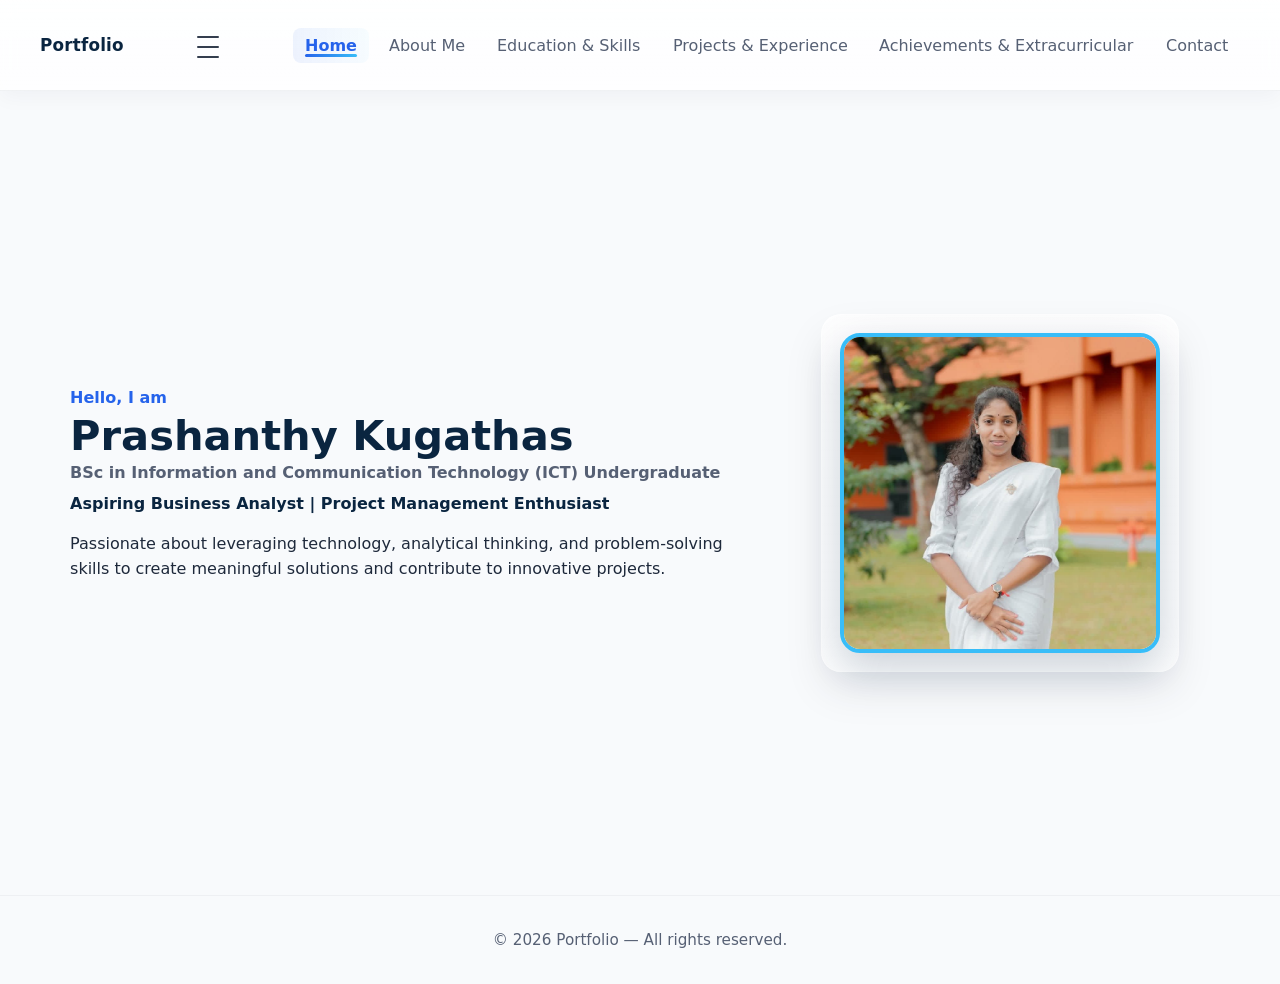
<file: index.html>
<!doctype html>
<html lang="en">
<head>
  <meta charset="utf-8">
  <meta name="viewport" content="width=device-width, initial-scale=1">
  <title>Home - Portfolio</title>
  <link rel="stylesheet" href="style.css">
</head>
<body class="page-home">
  <header class="site-header">
    <div class="container header-inner">
      <a class="logo" href="index.html">Portfolio</a>
      <button class="nav-toggle" aria-label="Open navigation">
        <span></span>
        <span></span>
        <span></span>
      </button>
      <nav class="nav" aria-label="Main navigation">
        <ul>
          <li><a class="active" href="index.html">Home</a></li>
          <li><a href="about.html">About Me</a></li>
          <li><a href="education.html">Education &amp; Skills</a></li>
          <li><a href="projects.html">Projects &amp; Experience</a></li>
          <li><a href="achievements.html">Achievements &amp; Extracurricular</a></li>
          <li><a href="contact.html">Contact</a></li>
        </ul>
      </nav>
    </div>
  </header>

  <main>
    <section class="home-hero">
      <div class="container hero-grid">
        <div class="hero-left reveal">
          <p class="eyebrow">Hello, I am</p>
          <h1 class="hero-name">Prashanthy Kugathas</h1>
          <p class="hero-subtitle">BSc in Information and Communication Technology (ICT) Undergraduate</p>
          <p class="hero-tagline">Aspiring Business Analyst | Project Management Enthusiast</p>
          <p class="hero-intro">Passionate about leveraging technology, analytical thinking, and problem-solving skills to create meaningful solutions and contribute to innovative projects.</p>
        </div>

        <div class="hero-right reveal">
          <div class="profile-plate">
            <div class="photo-frame">
                <img src="Assets/images/professional.jpeg" alt="Prashanthy Kugathas">
            </div>
        </div>
      </div>
    </section>
  </main>

  <footer class="site-footer">
    <div class="container footer-inner">
      <p>&copy; <span id="year"></span> Portfolio — All rights reserved.</p>
    </div>
  </footer>

  <script defer src="script.js"></script>
</body>
</html>
</file>
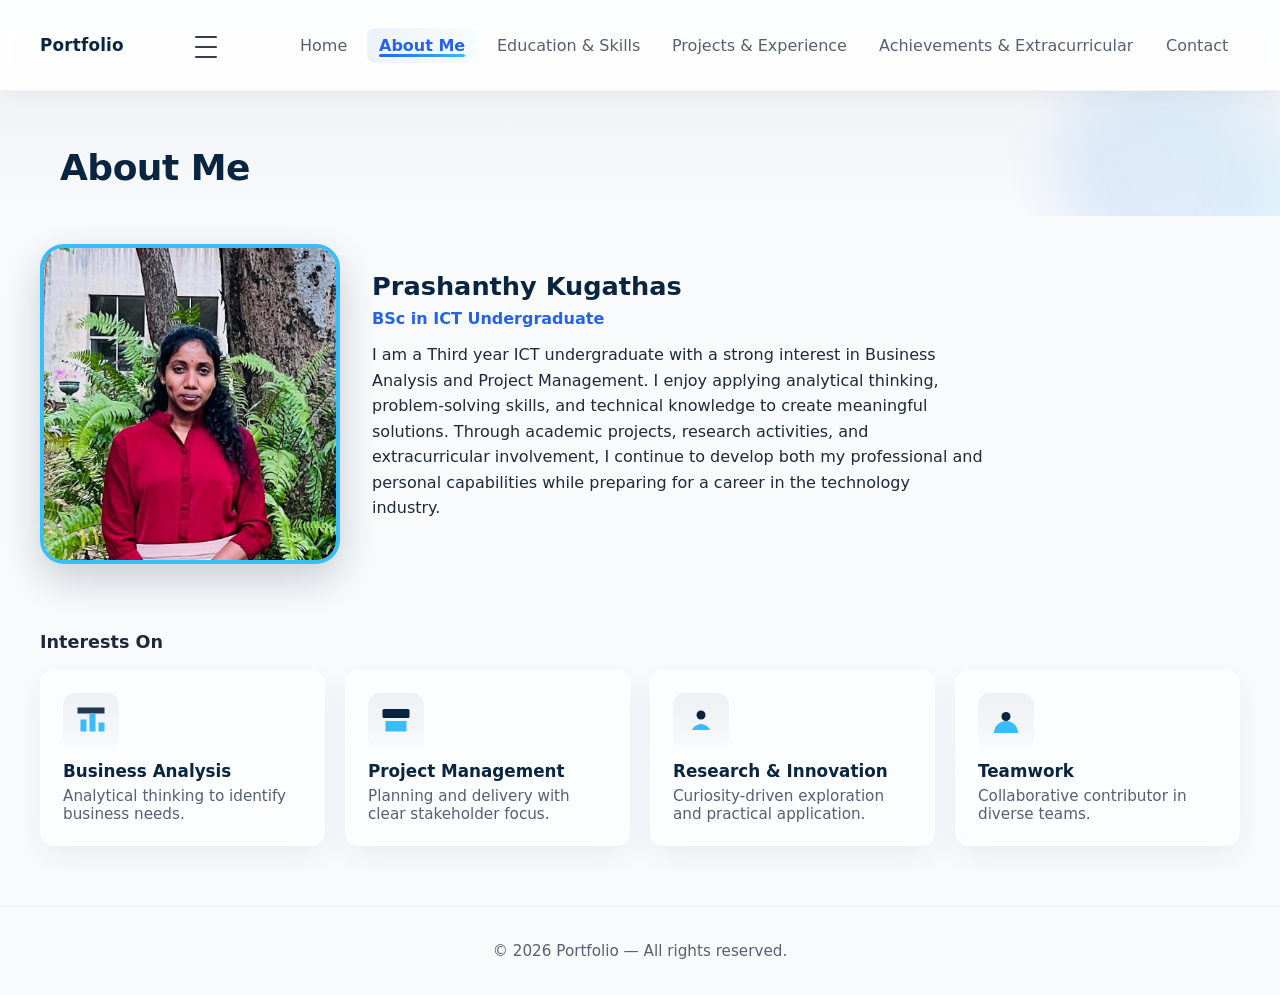
<file: about.html>
<!doctype html>
<html lang="en">
<head>
  <meta charset="utf-8">
  <meta name="viewport" content="width=device-width, initial-scale=1">
  <title>About Me - Portfolio</title>
  <link rel="stylesheet" href="style.css">
</head>
<body class="page-about">
  <header class="site-header">
    <div class="container header-inner">
      <a class="logo" href="index.html">Portfolio</a>
      <button class="nav-toggle" aria-label="Open navigation">
        <span></span>
        <span></span>
        <span></span>
      </button>
      <nav class="nav" aria-label="Main navigation">
        <ul>
          <li><a href="index.html">Home</a></li>
          <li><a class="active" href="about.html">About Me</a></li>
          <li><a href="education.html">Education &amp; Skills</a></li>
          <li><a href="projects.html">Projects &amp; Experience</a></li>
          <li><a href="achievements.html">Achievements &amp; Extracurricular</a></li>
          <li><a href="contact.html">Contact</a></li>
        </ul>
      </nav>
    </div>
  </header>

  <main>
    <section class="page-hero">
      <div class="container hero-inner">
        <div class="hero-text reveal">
          <h1>About Me</h1>
        </div>
        <div class="hero-visual" aria-hidden="true">
          <span class="shape shape-1"></span>
          <span class="shape shape-2"></span>
        </div>
      </div>
    </section>

    <section class="profile container">
      <div class="profile-grid">
        <div class="profile-photo reveal">
            <div class="photo-frame">
                <img src="Assets/images/prashanthy.jpg" alt="Prashanthy Kugathas">
            </div>
        </div>
        <div class="profile-details reveal">
          <h2 class="name">Prashanthy Kugathas</h2>
          <p class="subtitle">BSc in ICT Undergraduate</p>
          <p class="intro">I am a Third year ICT undergraduate with a strong interest in Business Analysis and Project Management. I enjoy applying analytical thinking, problem-solving skills, and technical knowledge to create meaningful solutions. Through academic projects, research activities, and extracurricular involvement, I continue to develop both my professional and personal capabilities while preparing for a career in the technology industry.</p>
        </div>
      </div>
    </section>

    <section class="highlights container">
      <h3 class="section-title reveal">Interests On</h3>
      <div class="highlights-grid">
        <article class="card reveal">
          <div class="card-icon">
            <!-- Business Analysis icon -->
            <svg width="36" height="36" viewBox="0 0 24 24" fill="none" xmlns="http://www.w3.org/2000/svg" aria-hidden="true">
              <path d="M3 3h18v4H3z" fill="#0A2540" opacity="0.9"/>
              <path d="M5 11h4v8H5zM11 7h4v12h-4zM17 13h4v6h-4z" fill="#38BDF8"/>
            </svg>
          </div>
          <h4>Business Analysis</h4>
          <p class="muted">Analytical thinking to identify business needs.</p>
        </article>

        <article class="card reveal">
          <div class="card-icon">
            <!-- Project Management icon -->
            <svg width="36" height="36" viewBox="0 0 24 24" fill="none" xmlns="http://www.w3.org/2000/svg" aria-hidden="true">
              <rect x="3" y="4" width="18" height="6" rx="1" fill="#0A2540"/>
              <path d="M5 12h14v7H5z" fill="#38BDF8"/>
            </svg>
          </div>
          <h4>Project Management</h4>
          <p class="muted">Planning and delivery with clear stakeholder focus.</p>
        </article>

        <article class="card reveal">
          <div class="card-icon">
            <!-- Research & Innovation icon -->
            <svg width="36" height="36" viewBox="0 0 24 24" fill="none" xmlns="http://www.w3.org/2000/svg" aria-hidden="true">
              <circle cx="12" cy="8" r="3" fill="#0A2540"/>
              <path d="M6 18c1-3 5-4 6-4s5 1 6 4" fill="#38BDF8"/>
            </svg>
          </div>
          <h4>Research &amp; Innovation</h4>
          <p class="muted">Curiosity-driven exploration and practical application.</p>
        </article>

        <article class="card reveal">
          <div class="card-icon">
            <!-- Teamwork icon -->
            <svg width="36" height="36" viewBox="0 0 24 24" fill="none" xmlns="http://www.w3.org/2000/svg" aria-hidden="true">
              <path d="M12 12a3 3 0 100-6 3 3 0 000 6z" fill="#0A2540"/>
              <path d="M4 20a6 6 0 0116 0H4z" fill="#38BDF8"/>
            </svg>
          </div>
          <h4>Teamwork</h4>
          <p class="muted">Collaborative contributor in diverse teams.</p>
        </article>
      </div>
    </section>
  </main>

  <footer class="site-footer">
    <div class="container footer-inner">
      <p>&copy; <span id="year"></span> Portfolio — All rights reserved.</p>
    </div>
  </footer>

  <script defer src="script.js"></script>
</body>
</html>
</file>
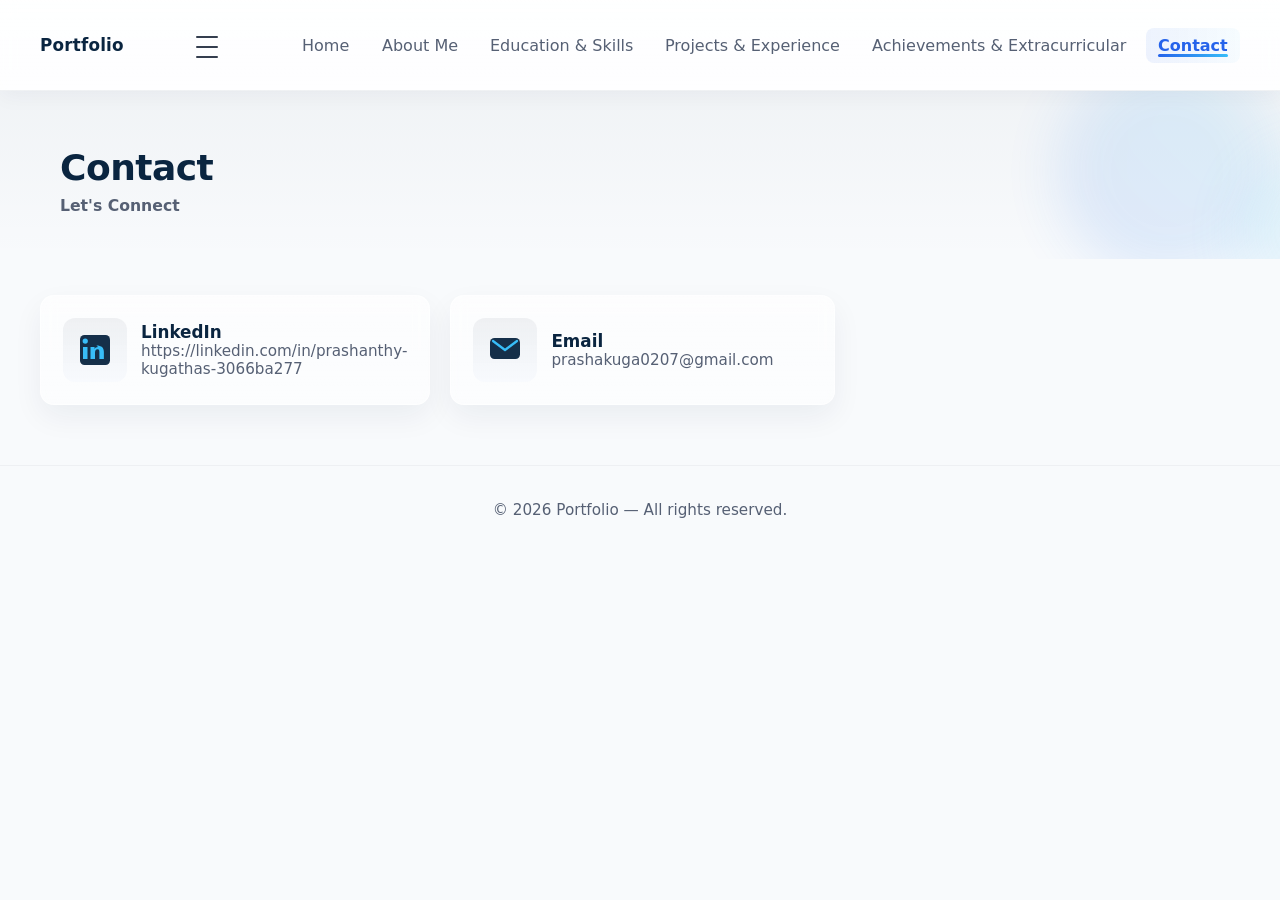
<file: contact.html>
<!doctype html>
<html lang="en">
<head>
  <meta charset="utf-8">
  <meta name="viewport" content="width=device-width, initial-scale=1">
  <title>Contact - Portfolio</title>
  <link rel="stylesheet" href="style.css">
</head>
<body class="page-contact">
  <header class="site-header">
    <div class="container header-inner">
      <a class="logo" href="index.html">Portfolio</a>
      <button class="nav-toggle" aria-label="Open navigation">
        <span></span>
        <span></span>
        <span></span>
      </button>
      <nav class="nav" aria-label="Main navigation">
        <ul>
          <li><a href="index.html">Home</a></li>
          <li><a href="about.html">About Me</a></li>
          <li><a href="education.html">Education &amp; Skills</a></li>
          <li><a href="projects.html">Projects &amp; Experience</a></li>
          <li><a href="achievements.html">Achievements &amp; Extracurricular</a></li>
          <li><a class="active" href="contact.html">Contact</a></li>
        </ul>
      </nav>
    </div>
  </header>

  <main>
    <section class="page-hero contact-hero">
      <div class="container hero-inner">
        <div class="hero-text reveal">
          <h1>Contact</h1>
          <p class="hero-sub"><b>Let's Connect</b></p>
        </div>
        <div class="hero-visual" aria-hidden="true">
          <span class="shape shape-1"></span>
          <span class="shape shape-2"></span>
        </div>
      </div>
    </section>

    <section class="contact container">
      <div class="contact-grid">
        <a class="contact-card reveal" href="https://www.linkedin.com/in/prashanthy-kugathas-3066ba277/" target="_blank" rel="noopener noreferrer">
          <div class="card-icon">
            <!-- LinkedIn SVG -->
            <svg width="36" height="36" viewBox="0 0 24 24" fill="none" xmlns="http://www.w3.org/2000/svg" aria-hidden="true">
              <rect x="2" y="2" width="20" height="20" rx="3" fill="#0A2540" opacity="0.95"/>
              <path d="M7 10H4v8h3v-8zM5.5 7.75A1.75 1.75 0 105.5 4.25a1.75 1.75 0 000 3.5zM14 10c-1.2 0-2 .66-2.3 1.28V10H9v8h3v-4.2c0-1.18.46-2.3 1.72-2.3 1.2 0 1.2 1.08 1.2 2.37V18h3v-4.6c0-3-1.6-4.4-4.92-4.4z" fill="#38BDF8"/>
            </svg>
          </div>
          <div class="card-body">
            <h4>LinkedIn</h4>
            <p class="muted">https://linkedin.com/in/prashanthy-kugathas-3066ba277</p>
          </div>
        </a>

        <a class="contact-card reveal" href="mailto:your.email@example.com">
          <div class="card-icon">
            <!-- Email SVG -->
            <svg width="36" height="36" viewBox="0 0 24 24" fill="none" xmlns="http://www.w3.org/2000/svg" aria-hidden="true">
              <rect x="2" y="4" width="20" height="14" rx="3" fill="#0A2540" opacity="0.95"/>
              <path d="M4 6l8 6 8-6" stroke="#38BDF8" stroke-width="1.5" stroke-linecap="round" stroke-linejoin="round"/>
            </svg>
          </div>
          <div class="card-body">
            <h4>Email</h4>
            <p class="muted">prashakuga0207@gmail.com</p>
          </div>
        </a> 
      </div>
    </section>
  </main>

  <footer class="site-footer">
    <div class="container footer-inner">
      <p>&copy; <span id="year"></span> Portfolio — All rights reserved.</p>
    </div>
  </footer>

  <script defer src="script.js"></script>
</body>
</html>
</file>
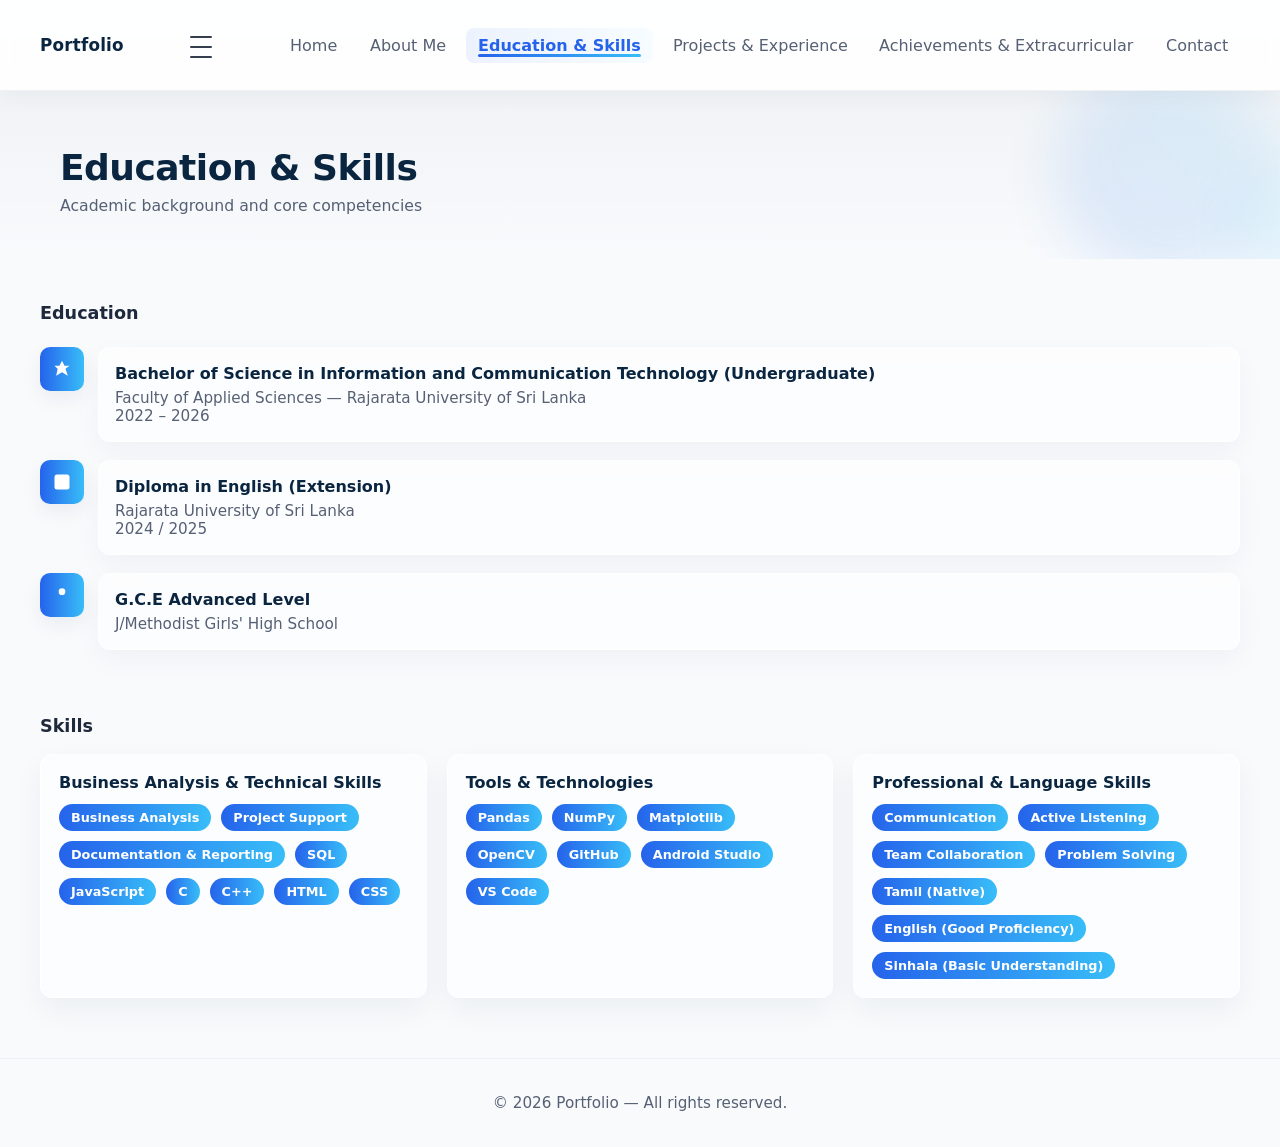
<file: education.html>
<!doctype html>
<html lang="en">
<head>
  <meta charset="utf-8">
  <meta name="viewport" content="width=device-width, initial-scale=1">
  <title>Education &amp; Skills - Portfolio</title>
  <link rel="stylesheet" href="style.css">
</head>
<body class="page-education">
  <header class="site-header">
    <div class="container header-inner">
      <a class="logo" href="index.html">Portfolio</a>
      <button class="nav-toggle" aria-label="Open navigation">
        <span></span>
        <span></span>
        <span></span>
      </button>
      <nav class="nav" aria-label="Main navigation">
        <ul>
          <li><a href="index.html">Home</a></li>
          <li><a href="about.html">About Me</a></li>
          <li><a class="active" href="education.html">Education &amp; Skills</a></li>
          <li><a href="projects.html">Projects &amp; Experience</a></li>
          <li><a href="achievements.html">Achievements &amp; Extracurricular</a></li>
          <li><a href="contact.html">Contact</a></li>
        </ul>
      </nav>
    </div>
  </header>

  <main>
    <section class="page-hero">
      <div class="container hero-inner">
        <div class="hero-text reveal">
          <h1>Education &amp; Skills</h1>
          <p class="hero-sub">Academic background and core competencies</p>
        </div>
        <div class="hero-visual" aria-hidden="true">
          <span class="shape shape-1"></span>
          <span class="shape shape-2"></span>
        </div>
      </div>
    </section>

    <section class="education container">
      <h3 class="section-title reveal">Education</h3>
      <ul class="timeline">
        <li class="timeline-item reveal">
          <div class="timeline-icon">
            <svg width="20" height="20" viewBox="0 0 24 24" fill="none" xmlns="http://www.w3.org/2000/svg"><path d="M12 2l3 6h6l-4.8 3.6L19 20l-7-4-7 4 1.8-8.4L3 8h6l3-6z" fill="currentColor"/></svg>
          </div>
          <div class="timeline-card">
            <h4>Bachelor of Science in Information and Communication Technology (Undergraduate)</h4>
            <p class="muted">Faculty of Applied Sciences — Rajarata University of Sri Lanka</p>
            <p class="muted">2022 – 2026</p>
          </div>
        </li>

        <li class="timeline-item reveal">
          <div class="timeline-icon">
            <svg width="20" height="20" viewBox="0 0 24 24" fill="none" xmlns="http://www.w3.org/2000/svg"><rect x="3" y="3" width="18" height="18" rx="3" fill="currentColor"/></svg>
          </div>
          <div class="timeline-card">
            <h4>Diploma in English (Extension)</h4>
            <p class="muted">Rajarata University of Sri Lanka</p>
            <p class="muted">2024 / 2025</p>
          </div>
        </li>

        <li class="timeline-item reveal">
          <div class="timeline-icon">
            <svg width="20" height="20" viewBox="0 0 24 24" fill="none" xmlns="http://www.w3.org/2000/svg"><circle cx="12" cy="8" r="4" fill="currentColor"/></svg>
          </div>
          <div class="timeline-card">
            <h4>G.C.E Advanced Level</h4>
            <p class="muted">J/Methodist Girls' High School</p>
          </div>
        </li>
      </ul>
    </section>

    <section class="skills container">
      <h3 class="section-title reveal">Skills</h3>
      <div class="skills-grid">
        <div class="skill-category reveal">
          <h4>Business Analysis &amp; Technical Skills</h4>
          <div class="skill-list">
            <span class="badge">Business Analysis</span>
            <span class="badge">Project Support</span>
            <span class="badge">Documentation &amp; Reporting</span>
            <span class="badge">SQL</span>
            <span class="badge">JavaScript</span>
            <span class="badge">C</span>
            <span class="badge">C++</span>
            <span class="badge">HTML</span>
            <span class="badge">CSS</span>
          </div>
        </div>

        <div class="skill-category reveal">
          <h4>Tools &amp; Technologies</h4>
          <div class="skill-list">
            <span class="badge">Pandas</span>
            <span class="badge">NumPy</span>
            <span class="badge">Matplotlib</span>
            <span class="badge">OpenCV</span>
            <span class="badge">GitHub</span>
            <span class="badge">Android Studio</span>
            <span class="badge">VS Code</span>
          </div>
        </div>

        <div class="skill-category reveal">
          <h4>Professional &amp; Language Skills</h4>
          <div class="skill-list">
            <span class="badge">Communication</span>
            <span class="badge">Active Listening</span>
            <span class="badge">Team Collaboration</span>
            <span class="badge">Problem Solving</span>
            <span class="badge">Tamil (Native)</span>
            <span class="badge">English (Good Proficiency)</span>
            <span class="badge">Sinhala (Basic Understanding)</span>
          </div>
        </div>
      </div>
    </section>
  </main>

  <footer class="site-footer">
    <div class="container footer-inner">
      <p>&copy; <span id="year"></span> Portfolio — All rights reserved.</p>
    </div>
  </footer>

  <script defer src="script.js"></script>
</body>
</html>
</file>
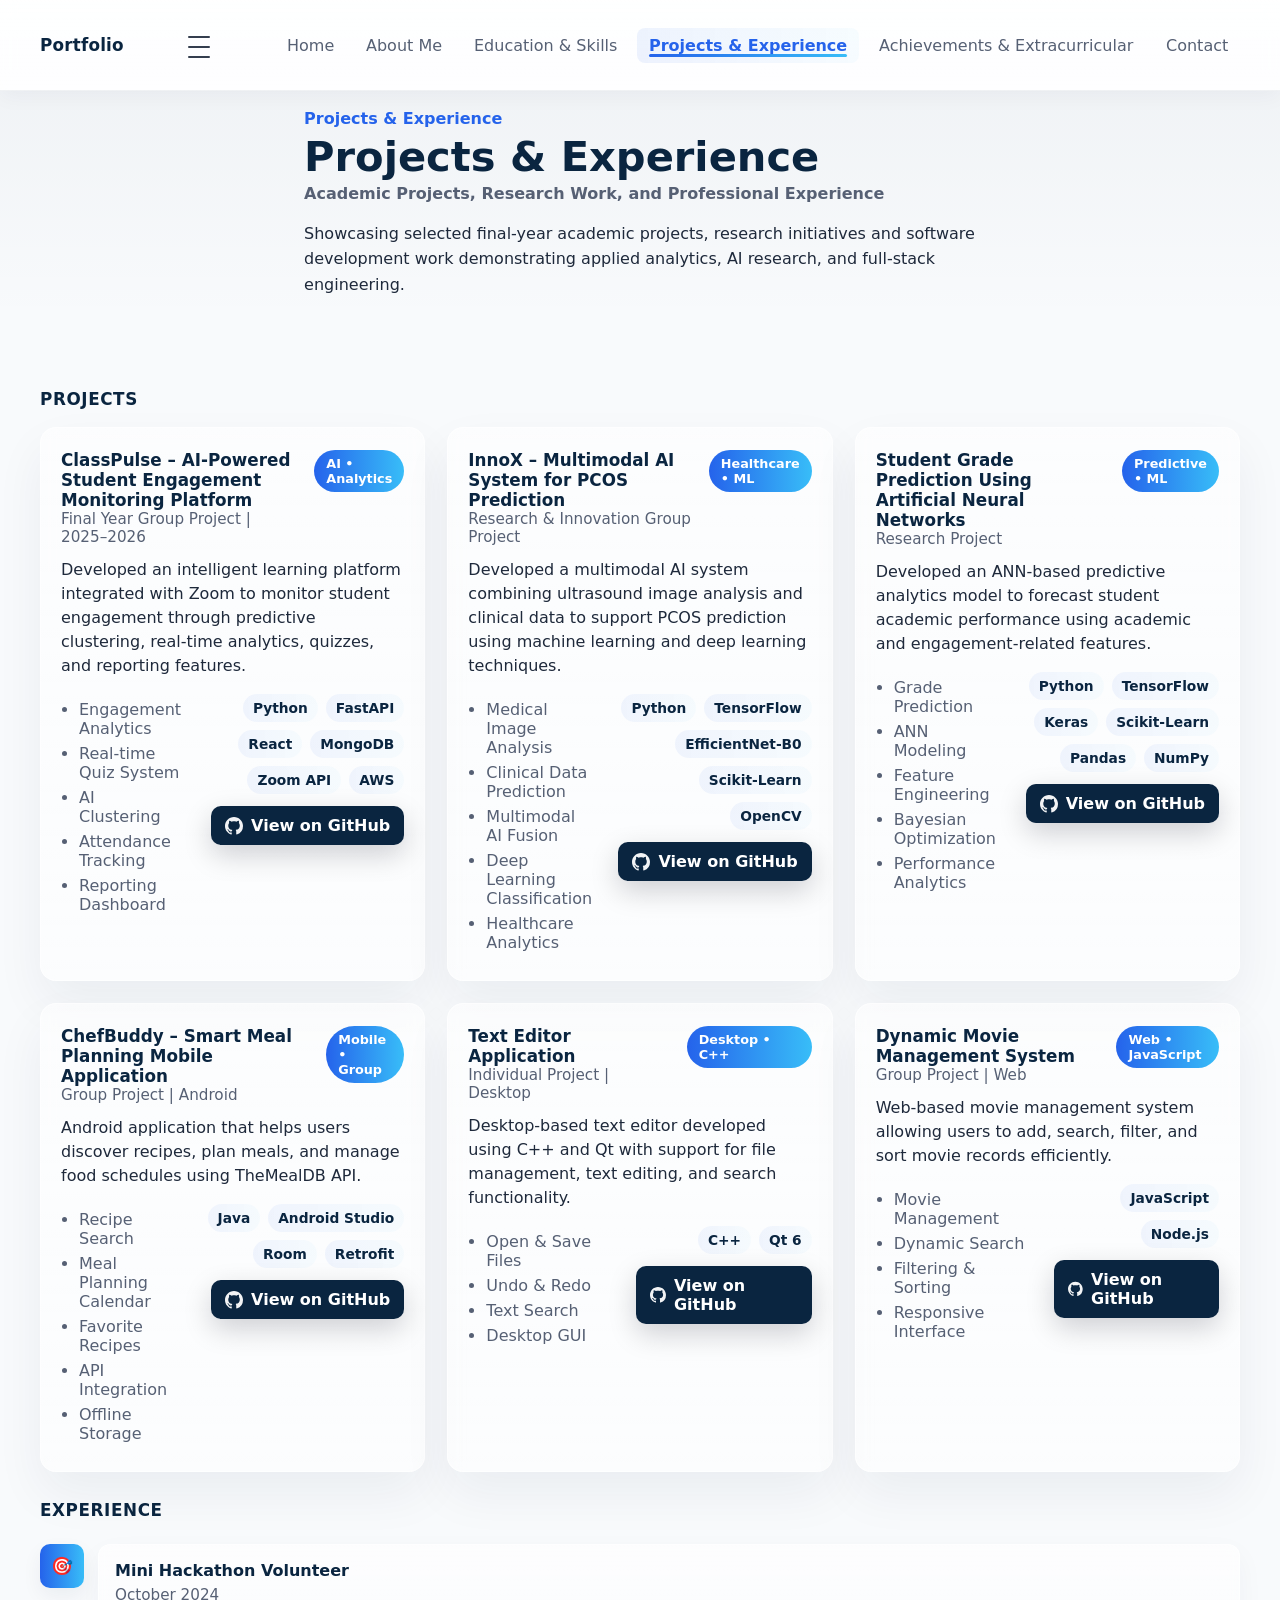
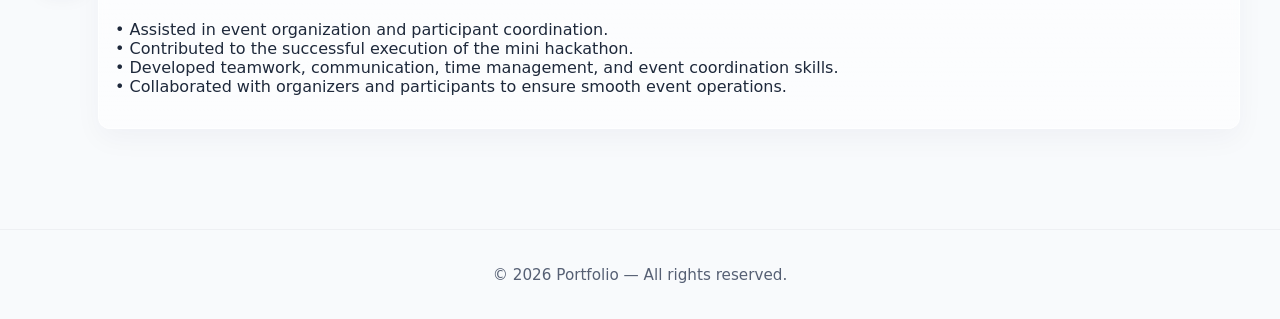
<file: projects.html>
<!doctype html>
<html lang="en">
<head>
  <meta charset="utf-8">
  <meta name="viewport" content="width=device-width, initial-scale=1">
  <title>Projects &amp; Experience - Portfolio</title>
  <link rel="stylesheet" href="style.css">
</head>
<body class="page-projects">
  <header class="site-header">
    <div class="container header-inner">
      <a class="logo" href="index.html">Portfolio</a>
      <button class="nav-toggle" aria-label="Open navigation">
        <span></span>
        <span></span>
        <span></span>
      </button>
      <nav class="nav" aria-label="Main navigation">
        <ul>
          <li><a href="index.html">Home</a></li>
          <li><a href="about.html">About Me</a></li>
          <li><a href="education.html">Education &amp; Skills</a></li>
          <li><a class="active" href="projects.html">Projects &amp; Experience</a></li>
          <li><a href="achievements.html">Achievements &amp; Extracurricular</a></li>
          <li><a href="contact.html">Contact</a></li>
        </ul>
      </nav>
    </div>
  </header>

  <main>
    <section class="page-hero home-hero reveal">
      <div class="container hero-grid">
        <div class="hero-left">
          <p class="eyebrow">Projects &amp; Experience</p>
          <h1 class="hero-name">Projects &amp; Experience</h1>
          <p class="hero-subtitle">Academic Projects, Research Work, and Professional Experience</p>
          <p class="hero-intro">Showcasing selected final-year academic projects, research initiatives and software development work demonstrating applied analytics, AI research, and full-stack engineering.</p>
        </div>
      </div>
    </section>

    <section class="container profile projects-section">
      <h2 class="section-title reveal">Projects</h2>

      <div class="featured-grid">
        <!-- Project 1 -->
        <article class="card featured-card reveal">
          <div class="featured-header">
            <div>
              <h3>ClassPulse – AI-Powered Student Engagement Monitoring Platform</h3>
              <p class="muted">Final Year Group Project | 2025–2026</p>
            </div>
            <span class="badge">AI • Analytics</span>
          </div>

          <p class="card-desc">Developed an intelligent learning platform integrated with Zoom to monitor student engagement through predictive clustering, real-time analytics, quizzes, and reporting features.</p>

          <div class="card-body split">
            <ul class="features">
              <li>Engagement Analytics</li>
              <li>Real-time Quiz System</li>
              <li>AI Clustering</li>
              <li>Attendance Tracking</li>
              <li>Reporting Dashboard</li>
            </ul>

            <div class="meta">
              <div class="tech-list">
                <span class="tag">Python</span>
                <span class="tag">FastAPI</span>
                <span class="tag">React</span>
                <span class="tag">MongoDB</span>
                <span class="tag">Zoom API</span>
                <span class="tag">AWS</span>
              </div>

              <a class="btn-github" href="https://github.com/prashanthyKugathas/Final-Year-Project.git" target="_blank" rel="noopener noreferrer">
                <svg width="18" height="18" viewBox="0 0 16 16" fill="currentColor" aria-hidden="true" focusable="false"><path d="M8 0C3.58 0 0 3.58 0 8c0 3.54 2.29 6.53 5.47 7.59.4.07.55-.17.55-.38 0-.19-.01-.82-.01-1.49-2.01.37-2.53-.49-2.69-.94-.09-.23-.48-.94-.82-1.13-.28-.15-.68-.52-.01-.53.63-.01 1.08.58 1.23.82.72 1.21 1.87.87 2.33.66.07-.52.28-.87.51-1.07-1.78-.2-3.64-.89-3.64-3.95 0-.87.31-1.59.82-2.15-.08-.2-.36-1.02.08-2.13 0 0 .67-.21 2.2.82.64-.18 1.32-.27 2-.27.68 0 1.36.09 2 .27 1.53-1.04 2.2-.82 2.2-.82.44 1.11.16 1.93.08 2.13.51.56.82 1.28.82 2.15 0 3.07-1.87 3.75-3.65 3.95.29.25.54.73.54 1.48 0 1.07-.01 1.93-.01 2.2 0 .21.15.46.55.38A8.013 8.013 0 0 0 16 8c0-4.42-3.58-8-8-8z"></path></svg>
                <span>View on GitHub</span>
              </a>
            </div>
          </div>
        </article>

        <!-- Project 2 -->
        <article class="card featured-card reveal">
          <div class="featured-header">
            <div>
              <h3>InnoX – Multimodal AI System for PCOS Prediction</h3>
              <p class="muted">Research &amp; Innovation Group Project</p>
            </div>
            <span class="badge">Healthcare • ML</span>
          </div>

          <p class="card-desc">Developed a multimodal AI system combining ultrasound image analysis and clinical data to support PCOS prediction using machine learning and deep learning techniques.</p>

          <div class="card-body split">
            <ul class="features">
              <li>Medical Image Analysis</li>
              <li>Clinical Data Prediction</li>
              <li>Multimodal AI Fusion</li>
              <li>Deep Learning Classification</li>
              <li>Healthcare Analytics</li>
            </ul>

            <div class="meta">
              <div class="tech-list">
                <span class="tag">Python</span>
                <span class="tag">TensorFlow</span>
                <span class="tag">EfficientNet-B0</span>
                <span class="tag">Scikit-Learn</span>
                <span class="tag">OpenCV</span>
              </div>

              <a class="btn-github" href="https://github.com/prashanthyKugathas/PCOS_Prediction_mulitimodel.git" target="_blank" rel="noopener noreferrer">
                <svg width="18" height="18" viewBox="0 0 16 16" fill="currentColor" aria-hidden="true" focusable="false"><path d="M8 0C3.58 0 0 3.58 0 8c0 3.54 2.29 6.53 5.47 7.59.4.07.55-.17.55-.38 0-.19-.01-.82-.01-1.49-2.01.37-2.53-.49-2.69-.94-.09-.23-.48-.94-.82-1.13-.28-.15-.68-.52-.01-.53.63-.01 1.08.58 1.23.82.72 1.21 1.87.87 2.33.66.07-.52.28-.87.51-1.07-1.78-.2-3.64-.89-3.64-3.95 0-.87.31-1.59.82-2.15-.08-.2-.36-1.02.08-2.13 0 0 .67-.21 2.2.82.64-.18 1.32-.27 2-.27.68 0 1.36.09 2 .27 1.53-1.04 2.2-.82 2.2-.82.44 1.11.16 1.93.08 2.13.51.56.82 1.28.82 2.15 0 3.07-1.87 3.75-3.65 3.95.29.25.54.73.54 1.48 0 1.07-.01 1.93-.01 2.2 0 .21.15.46.55.38A8.013 8.013 0 0 0 16 8c0-4.42-3.58-8-8-8z"></path></svg>
                <span>View on GitHub</span>
              </a>
            </div>
          </div>
        </article>

        <!-- Project 3 -->
        <article class="card featured-card reveal">
          <div class="featured-header">
            <div>
              <h3>Student Grade Prediction Using Artificial Neural Networks</h3>
              <p class="muted">Research Project</p>
            </div>
            <span class="badge">Predictive • ML</span>
          </div>

          <p class="card-desc">Developed an ANN-based predictive analytics model to forecast student academic performance using academic and engagement-related features.</p>

          <div class="card-body split">
            <ul class="features">
              <li>Grade Prediction</li>
              <li>ANN Modeling</li>
              <li>Feature Engineering</li>
              <li>Bayesian Optimization</li>
              <li>Performance Analytics</li>
            </ul>

            <div class="meta">
              <div class="tech-list">
                <span class="tag">Python</span>
                <span class="tag">TensorFlow</span>
                <span class="tag">Keras</span>
                <span class="tag">Scikit-Learn</span>
                <span class="tag">Pandas</span>
                <span class="tag">NumPy</span>
              </div>

              <a class="btn-github" href="https://github.com/prashanthyKugathas/Student_-GradePrediction_Model.git" target="_blank" rel="noopener noreferrer">
                <svg width="18" height="18" viewBox="0 0 16 16" fill="currentColor" aria-hidden="true" focusable="false"><path d="M8 0C3.58 0 0 3.58 0 8c0 3.54 2.29 6.53 5.47 7.59.4.07.55-.17.55-.38 0-.19-.01-.82-.01-1.49-2.01.37-2.53-.49-2.69-.94-.09-.23-.48-.94-.82-1.13-.28-.15-.68-.52-.01-.53.63-.01 1.08.58 1.23.82.72 1.21 1.87.87 2.33.66.07-.52.28-.87.51-1.07-1.78-.2-3.64-.89-3.64-3.95 0-.87.31-1.59.82-2.15-.08-.2-.36-1.02.08-2.13 0 0 .67-.21 2.2.82.64-.18 1.32-.27 2-.27.68 0 1.36.09 2 .27 1.53-1.04 2.2-.82 2.2-.82.44 1.11.16 1.93.08 2.13.51.56.82 1.28.82 2.15 0 3.07-1.87 3.75-3.65 3.95.29.25.54.73.54 1.48 0 1.07-.01 1.93-.01 2.2 0 .21.15.46.55.38A8.013 8.013 0 0 0 16 8c0-4.42-3.58-8-8-8z"></path></svg>
                <span>View on GitHub</span>
              </a>
            </div>
          </div>
        </article>
        <!-- Project 4 -->
        <article class="card featured-card reveal">
          <div class="featured-header">
            <div>
              <h3>ChefBuddy – Smart Meal Planning Mobile Application</h3>
              <p class="muted">Group Project | Android</p>
            </div>
            <span class="badge">Mobile • Group</span>
          </div>
          <p class="card-desc">Android application that helps users discover recipes, plan meals, and manage food schedules using TheMealDB API.</p>
          <div class="card-body split">
            <ul class="features">
              <li>Recipe Search</li>
              <li>Meal Planning Calendar</li>
              <li>Favorite Recipes</li>
              <li>API Integration</li>
              <li>Offline Storage</li>
            </ul>
            <div class="meta">
              <div class="tech-list">
                <span class="tag">Java</span><span class="tag">Android Studio</span><span class="tag">Room</span><span class="tag">Retrofit</span>
              </div>
              <a class="btn-github" href="https://github.com/WafryAhamed/Daily-Food-Planner-Application.git" target="_blank" rel="noopener noreferrer">
                <svg width="18" height="18" viewBox="0 0 16 16" fill="currentColor" aria-hidden="true" focusable="false"><path d="M8 0C3.58 0 0 3.58 0 8c0 3.54 2.29 6.53 5.47 7.59.4.07.55-.17.55-.38 0-.19-.01-.82-.01-1.49-2.01.37-2.53-.49-2.69-.94-.09-.23-.48-.94-.82-1.13-.28-.15-.68-.52-.01-.53.63-.01 1.08.58 1.23.82.72 1.21 1.87.87 2.33.66.07-.52.28-.87.51-1.07-1.78-.2-3.64-.89-3.64-3.95 0-.87.31-1.59.82-2.15-.08-.2-.36-1.02.08-2.13 0 0 .67-.21 2.2.82.64-.18 1.32-.27 2-.27.68 0 1.36.09 2 .27 1.53-1.04 2.2-.82 2.2-.82.44 1.11.16 1.93.08 2.13.51.56.82 1.28.82 2.15 0 3.07-1.87 3.75-3.65 3.95.29.25.54.73.54 1.48 0 1.07-.01 1.93-.01 2.2 0 .21.15.46.55.38A8.013 8.013 0 0 0 16 8c0-4.42-3.58-8-8-8z"></path></svg>
                <span>View on GitHub</span>
              </a>
            </div>
          </div>
        </article>

        <!-- Project 5 -->
        <article class="card featured-card reveal">
          <div class="featured-header">
            <div>
              <h3>Text Editor Application</h3>
              <p class="muted">Individual Project | Desktop</p>
            </div>
            <span class="badge">Desktop • C++</span>
          </div>
          <p class="card-desc">Desktop-based text editor developed using C++ and Qt with support for file management, text editing, and search functionality.</p>
          <div class="card-body split">
            <ul class="features">
              <li>Open &amp; Save Files</li>
              <li>Undo &amp; Redo</li>
              <li>Text Search</li>
              <li>Desktop GUI</li>
            </ul>
            <div class="meta">
              <div class="tech-list">
                <span class="tag">C++</span><span class="tag">Qt 6</span>
              </div>
              <a class="btn-github" href="https://github.com/prashanthyKugathas/text-editor.git" target="_blank" rel="noopener noreferrer">
                <svg width="18" height="18" viewBox="0 0 16 16" fill="currentColor" aria-hidden="true" focusable="false"><path d="M8 0C3.58 0 0 3.58 0 8c0 3.54 2.29 6.53 5.47 7.59.4.07.55-.17.55-.38 0-.19-.01-.82-.01-1.49-2.01.37-2.53-.49-2.69-.94-.09-.23-.48-.94-.82-1.13-.28-.15-.68-.52-.01-.53.63-.01 1.08.58 1.23.82.72 1.21 1.87.87 2.33.66.07-.52.28-.87.51-1.07-1.78-.2-3.64-.89-3.64-3.95 0-.87.31-1.59.82-2.15-.08-.2-.36-1.02.08-2.13 0 0 .67-.21 2.2.82.64-.18 1.32-.27 2-.27.68 0 1.36.09 2 .27 1.53-1.04 2.2-.82 2.2-.82.44 1.11.16 1.93.08 2.13.51.56.82 1.28.82 2.15 0 3.07-1.87 3.75-3.65 3.95.29.25.54.73.54 1.48 0 1.07-.01 1.93-.01 2.2 0 .21.15.46.55.38A8.013 8.013 0 0 0 16 8c0-4.42-3.58-8-8-8z"></path></svg>
                <span>View on GitHub</span>
              </a>
            </div>
          </div>
        </article>

        <!-- Project 6 -->
        <article class="card featured-card reveal">
          <div class="featured-header">
            <div>
              <h3>Dynamic Movie Management System</h3>
              <p class="muted">Group Project | Web</p>
            </div>
            <span class="badge">Web • JavaScript</span>
          </div>
          <p class="card-desc">Web-based movie management system allowing users to add, search, filter, and sort movie records efficiently.</p>
          <div class="card-body split">
            <ul class="features">
              <li>Movie Management</li>
              <li>Dynamic Search</li>
              <li>Filtering &amp; Sorting</li>
              <li>Responsive Interface</li>
            </ul>
            <div class="meta">
              <div class="tech-list">
                <span class="tag">JavaScript</span><span class="tag">Node.js</span>
              </div>
              <a class="btn-github" href="https://github.com/prashanthyKugathas/Dynamic-movie-management-system.git" target="_blank" rel="noopener noreferrer">
                <svg width="18" height="18" viewBox="0 0 16 16" fill="currentColor" aria-hidden="true" focusable="false"><path d="M8 0C3.58 0 0 3.58 0 8c0 3.54 2.29 6.53 5.47 7.59.4.07.55-.17.55-.38 0-.19-.01-.82-.01-1.49-2.01.37-2.53-.49-2.69-.94-.09-.23-.48-.94-.82-1.13-.28-.15-.68-.52-.01-.53.63-.01 1.08.58 1.23.82.72 1.21 1.87.87 2.33.66.07-.52.28-.87.51-1.07-1.78-.2-3.64-.89-3.64-3.95 0-.87.31-1.59.82-2.15-.08-.2-.36-1.02.08-2.13 0 0 .67-.21 2.2.82.64-.18 1.32-.27 2-.27.68 0 1.36.09 2 .27 1.53-1.04 2.2-.82 2.2-.82.44 1.11.16 1.93.08 2.13.51.56.82 1.28.82 2.15 0 3.07-1.87 3.75-3.65 3.95.29.25.54.73.54 1.48 0 1.07-.01 1.93-.01 2.2 0 .21.15.46.55.38A8.013 8.013 0 0 0 16 8c0-4.42-3.58-8-8-8z"></path></svg>
                <span>View on GitHub</span>
              </a>
            </div>
          </div>
        </article>
      </div>

      <h2 class="section-title reveal">Experience</h2>
      <ul class="timeline reveal">
        <li class="timeline-item">
          <div class="timeline-icon" aria-hidden="true">🎯</div>
          <div class="timeline-card">
            <h4>Mini Hackathon Volunteer</h4>
            <p class="muted">October 2024</p>
            <p>• Assisted in event organization and participant coordination.<br>• Contributed to the successful execution of the mini hackathon.<br>• Developed teamwork, communication, time management, and event coordination skills.<br>• Collaborated with organizers and participants to ensure smooth event operations.</p>
          </div>
        </li>
      </ul>
    </section>
  </main>

  <footer class="site-footer">
    <div class="container footer-inner">
      <p>&copy; <span id="year"></span> Portfolio — All rights reserved.</p>
    </div>
  </footer>

  <script defer src="script.js"></script>
</body>
</html>
</file>
<file: style.css>
:root{
  --primary: #0A2540; /* Deep Navy Blue */
  --secondary: #2563EB;
  --accent: #38BDF8;
  --bg: #F8FAFC;
  --card: #ffffff;
  --text: #1E293B;
  --muted: #566074;
  --glass: rgba(255,255,255,0.65);
}

/* Import a clean geometric font for headings (CSS-only, no HTML changes) */
@import url('https://fonts.googleapis.com/css2?family=Inter:wght@300;400;600;700;800&family=Poppins:wght@600;700&display=swap');

/* Page banner for pages using .page-banner (adds contrast without changing content) */
.page-banner{padding:48px 0 40px;background:linear-gradient(180deg, rgba(37,99,235,0.06), rgba(56,189,248,0.03));border-radius:12px;margin:20px 0}
.page-banner h1{margin:0;font-family:Poppins,Inter,system-ui,Segoe UI,Roboto;font-weight:700;color:var(--primary);font-size:2rem;letter-spacing:-0.6px}
.page-banner .container{display:flex;align-items:center;justify-content:space-between;gap:12px}

/* Subtle global refinements */
h1,h2,h3,h4{font-family:Poppins,Inter,system-ui,Segoe UI,Roboto}
h2.section-title{font-size:1.05rem;letter-spacing:0.6px;text-transform:uppercase;color:var(--primary);margin-top:28px}

/* Slightly warmer page background with a soft radial highlight */
body{background:radial-gradient(1200px 400px at 10% 10%, rgba(56,189,248,0.03), transparent 12%), var(--bg)}

/* Improve focus and accessible outlines for interactive items */
a:focus,button:focus{outline:3px solid rgba(37,99,235,0.12);outline-offset:3px}

/* Improve logo presence */
.logo{font-family:Poppins,Inter,system-ui,Segoe UI,Roboto;font-size:1.15rem;letter-spacing:0.2px}

/* Slight elevation for header on scroll feel */
.site-header{box-shadow:0 6px 20px rgba(10,37,64,0.04)}

/* Smooth image reveal for achievement thumbnails */
.ach-thumb img{opacity:0;transform:scale(1.02);transition:opacity .5s ease,transform .65s cubic-bezier(.2,.9,.2,1)}
.achievement-card.reveal.in-view .ach-thumb img{opacity:1;transform:none}

/* Micro animation for badges */
.badge{transition:transform .22s cubic-bezier(.2,.9,.2,1),box-shadow .22s ease}
.badge:hover{transform:translateY(-4px);box-shadow:0 14px 36px rgba(37,99,235,0.08)}

*{box-sizing:border-box}
html,body{height:100%}
body{
  margin:0;
  font-family:Inter,ui-sans-serif,system-ui,Segoe UI,Roboto,"Helvetica Neue",Arial;
  background:var(--bg);
  color:var(--text);
  -webkit-font-smoothing:antialiased;
  -moz-osx-font-smoothing:grayscale;
  transition:background .3s ease,color .3s ease,opacity .35s ease;
}

.container{max-width:1100px;margin:0 auto;padding:0 20px}

/* Header / Nav */
.site-header{position:sticky;top:0;z-index:40;background:linear-gradient(180deg, rgba(255,255,255,0.88), rgba(255,255,255,0.78));backdrop-filter:blur(8px);border-bottom:1px solid rgba(10,37,64,0.06);padding:8px 0}
.header-inner{display:flex;align-items:center;justify-content:space-between;padding:14px 0}
.logo{font-weight:700;color:var(--primary);text-decoration:none;font-size:1.05rem}

.nav ul{list-style:none;margin:0;padding:0;display:flex;gap:8px;align-items:center}
.nav a{display:inline-block;padding:8px 12px;border-radius:8px;color:var(--muted);text-decoration:none;transition:all .18s ease}
.nav a:hover{color:var(--secondary);transform:translateY(-2px);box-shadow:0 8px 24px rgba(37,99,235,0.06)}
.nav a.active{color:var(--secondary);font-weight:600;background:linear-gradient(90deg, rgba(37,99,235,0.08), rgba(56,189,248,0.04));}

.nav-toggle{display:none;background:none;border:0;padding:6px;cursor:pointer;width:44px;height:38px;display:inline-grid;place-items:center}
.nav-toggle span{display:block;width:22px;height:2px;background:var(--text);margin:4px 0;border-radius:2px;opacity:.9;transition:transform .28s cubic-bezier(.2,.9,.2,1),opacity .18s ease}
.nav-toggle[aria-expanded="true"] span:nth-child(1){transform:translateY(6px) rotate(45deg)}
.nav-toggle[aria-expanded="true"] span:nth-child(2){opacity:0}
.nav-toggle[aria-expanded="true"] span:nth-child(3){transform:translateY(-6px) rotate(-45deg)}

/* Banner */
.page-hero{padding:56px 0 28px;background:linear-gradient(180deg, rgba(10,37,64,0.03), transparent);position:relative;overflow:hidden}
.hero-inner{display:flex;align-items:center;justify-content:space-between;gap:20px}
.hero-text h1{margin:0;font-size:2.25rem;letter-spacing:-0.5px;color:var(--primary)}
.hero-sub{margin-top:8px;color:var(--muted);font-size:0.98rem}
.hero-visual{position:absolute;right:-6%;top:0;height:220px;width:480px;pointer-events:none}
.shape{position:absolute;border-radius:999px;opacity:0.12;filter:blur(28px);transform:translateZ(0)}
.shape-1{width:220px;height:220px;background:linear-gradient(45deg,var(--secondary),var(--accent));right:80px;top:-30px}
.shape-2{width:160px;height:160px;background:linear-gradient(45deg,var(--accent),#9be7ff);right:-40px;top:60px}

/* Content */
.profile{padding:28px 0 40px}
.profile-grid{display:grid;grid-template-columns:300px 1fr;gap:32px;align-items:center}
.photo-frame{width:220px;height:220px;border-radius:20px;overflow:hidden;display:flex;align-items:center;justify-content:center;box-shadow:0 12px 30px rgba(10,37,64,0.08);border:1px solid rgba(255,255,255,0.5);transition:transform .35s cubic-bezier(.2,.9,.2,1)}
.photo-frame:hover{transform:translateY(-8px) rotate(-1deg)}
.profile-photo{display:flex;align-items:center;justify-content:center}
.profile-details .name{margin:0;font-size:1.6rem;color:var(--primary);font-weight:700}
.profile-details .subtitle{margin:8px 0;color:var(--secondary);font-weight:600}
.profile-details .intro{margin-top:14px;line-height:1.6;color:var(--text);max-width:60ch}

.highlights{padding:10px 0 60px}
.section-title{margin:18px 0;color:var(--text);font-size:1.1rem}
.highlights-grid{display:grid;grid-template-columns:repeat(4,1fr);gap:20px;margin-top:12px}
.card{background:linear-gradient(180deg, rgba(255,255,255,0.6), rgba(255,255,255,0.5));border-radius:14px;padding:22px;box-shadow:0 10px 30px rgba(10,37,64,0.06);border:1px solid rgba(255,255,255,0.6);backdrop-filter: blur(8px);transition:transform .28s ease,box-shadow .28s ease}
.card:hover{transform:translateY(-8px);box-shadow:0 22px 48px rgba(10,37,64,0.10)}
.card .card-icon{width:56px;height:56px;border-radius:12px;display:flex;align-items:center;justify-content:center;background:linear-gradient(180deg, rgba(10,37,64,0.06), rgba(37,99,235,0.02));margin-bottom:12px}
.card h4{margin:0 0 6px 0;color:var(--primary);font-size:1.05rem}
.card .muted{margin:0;color:var(--muted);font-size:0.95rem}

/* Footer */
.site-footer{padding:20px 0;border-top:1px solid rgba(15,23,36,0.04);background:transparent}
.footer-inner{display:flex;align-items:center;justify-content:center;color:var(--muted);font-size:.95rem}

/* Responsive layout */
@media (max-width:900px){
  .nav{position:absolute;inset:auto 16px auto 16px;margin-top:58px;background:var(--card);border-radius:10px;box-shadow:0 10px 30px rgba(2,6,23,0.06);padding:12px;display:none}
  .nav.open{display:block}
  .nav ul{flex-direction:column;gap:6px}
  .nav-toggle{display:block}
  .profile-grid{grid-template-columns:1fr;justify-items:center;text-align:center}
  .photo-frame{margin-bottom:8px}
  .profile-details .intro{max-width:40ch}
  .highlights-grid{grid-template-columns:repeat(2,1fr)}
}

@media (max-width:480px){
  .page-banner h1{font-size:1.5rem}
  .content{padding:28px 0}
  .hero-inner{flex-direction:column;align-items:flex-start}
  .hero-visual{display:none}
  .highlights-grid{grid-template-columns:1fr}
}

/* Reveal animations */
.reveal{opacity:0;transform:translateY(10px);transition:opacity .6s ease,transform .6s cubic-bezier(.2,.9,.2,1)}
.reveal.in-view{opacity:1;transform:none}

/* Home hero styles */
.home-hero{min-height:calc(100vh - 96px);display:flex;align-items:center;padding:28px 0}
.hero-grid{display:grid;grid-template-columns:1fr 420px;gap:48px;align-items:center}
.hero-left{max-width:720px}
.eyebrow{margin:0;color:var(--secondary);font-weight:600}
.hero-name{margin:8px 0 6px 0;font-size:2.6rem;color:var(--primary);line-height:1}
.hero-subtitle{margin:6px 0;color:var(--muted);font-weight:600}
.hero-tagline{margin-top:12px;color:var(--primary);font-weight:600}
.hero-intro{margin-top:18px;color:var(--text);line-height:1.6;max-width:66ch}

.hero-right{display:flex;align-items:center;justify-content:center}
.profile-plate{padding:18px;border-radius:20px;background:linear-gradient(180deg, rgba(255,255,255,0.65), rgba(255,255,255,0.5));box-shadow:0 20px 40px rgba(10,37,64,0.08);backdrop-filter:blur(8px);border:1px solid rgba(255,255,255,0.6)}
.profile-plate .photo-frame{width:320px;height:320px;border-radius:20px;overflow:hidden;border-radius:20px;transition:transform .42s cubic-bezier(.2,.9,.2,1),box-shadow .42s}
.profile-plate .photo-frame:hover{transform:translateY(-10px) rotate(-1deg);box-shadow:0 36px 64px rgba(10,37,64,0.14)}

@media (max-width:1000px){
  .hero-grid{grid-template-columns:1fr 360px}
}

/* Projects page: single-column hero (no visual) and tighter spacing */
.page-hero.home-hero .hero-grid{grid-template-columns:1fr}
.page-projects .home-hero{min-height:auto;padding:18px 0 8px}

/* Reduce vertical spacing for projects layout */
.projects-section{padding:24px 0 40px}
.featured-grid{gap:16px}
.featured-card{padding:18px}

@media (max-width:820px){
  .home-hero{padding:22px 0}
  .hero-grid{grid-template-columns:1fr;gap:22px}
  .hero-right{order:-1}
  .hero-left{text-align:center}
  .hero-name{font-size:2rem}
  .hero-intro{max-width:44ch;margin-left:auto;margin-right:auto}
}

/* Contact page styles */
.contact{padding:36px 0 60px}
.contact-grid{display:grid;grid-template-columns:repeat(3,1fr);gap:20px;align-items:start}
.contact-card{display:flex;gap:14px;align-items:center;padding:22px;border-radius:14px;background:linear-gradient(180deg, rgba(255,255,255,0.65), rgba(255,255,255,0.5));box-shadow:0 12px 30px rgba(10,37,64,0.06);border:1px solid rgba(255,255,255,0.6);backdrop-filter: blur(8px);text-decoration:none;color:inherit;transition:transform .28s ease,box-shadow .28s ease}
.contact-card:hover{transform:translateY(-8px);box-shadow:0 28px 60px rgba(10,37,64,0.10)}
.contact-card .card-icon{width:64px;height:64px;border-radius:12px;display:flex;align-items:center;justify-content:center;background:linear-gradient(180deg, rgba(10,37,64,0.06), rgba(37,99,235,0.02));flex-shrink:0}
.contact-card h4{margin:0;font-size:1.05rem;color:var(--primary)}
.contact-card .muted{margin:0;color:var(--muted);font-size:0.95rem}
.contact-card .card-body{flex:1}

@media (max-width:900px){
  .contact-grid{grid-template-columns:repeat(2,1fr)}
}

@media (max-width:520px){
  .contact-grid{grid-template-columns:1fr}
}

/* Education & Skills styles */
.education{padding:26px 0 10px}
.timeline{list-style:none;margin:0;padding:6px 0 24px;display:flex;flex-direction:column;gap:18px}
.timeline-item{display:grid;grid-template-columns:44px 1fr;gap:18px;align-items:start}
.timeline-icon{width:44px;height:44px;border-radius:10px;display:flex;align-items:center;justify-content:center;background:linear-gradient(180deg, rgba(10,37,64,0.06), rgba(37,99,235,0.02));box-shadow:0 8px 20px rgba(10,37,64,0.06);color:var(--secondary);flex-shrink:0}
.timeline-card{background:linear-gradient(180deg, rgba(255,255,255,0.65), rgba(255,255,255,0.5));padding:16px;border-radius:12px;border:1px solid rgba(255,255,255,0.6);backdrop-filter:blur(6px);box-shadow:0 10px 28px rgba(10,37,64,0.04)}
.timeline-card h4{margin:0 0 6px 0;color:var(--primary);font-size:1rem}
.timeline-card .muted{margin:0;color:var(--muted);font-size:0.95rem}

.skills{padding:18px 0 60px}
.skills-grid{display:grid;grid-template-columns:repeat(3,1fr);gap:20px}
.skill-category{background:linear-gradient(180deg, rgba(255,255,255,0.62), rgba(255,255,255,0.5));padding:18px;border-radius:12px;border:1px solid rgba(255,255,255,0.6);backdrop-filter:blur(6px);box-shadow:0 12px 30px rgba(10,37,64,0.05)}
.skill-category h4{margin:0 0 12px 0;color:var(--primary)}
.skill-list{display:flex;flex-wrap:wrap;gap:10px}
.badge{display:inline-block;padding:8px 12px;border-radius:999px;background:linear-gradient(90deg, rgba(37,99,235,0.06), rgba(56,189,248,0.03));color:var(--primary);font-weight:600;cursor:default;transition:transform .18s ease,box-shadow .18s}
.badge:hover{transform:translateY(-6px);box-shadow:0 18px 36px rgba(37,99,235,0.06)}

@media (max-width:1100px){
  .skills-grid{grid-template-columns:repeat(2,1fr)}
}

@media (max-width:720px){
  .timeline-item{grid-template-columns:40px 1fr}
  .skills-grid{grid-template-columns:1fr}
}

/* Transitions */
body.fade-out{opacity:0}
.nav a{will-change:transform,opacity}
.container, .site-header, .site-footer{transition:all .2s ease}

/* Utility */
.sr-only{position:absolute!important;height:1px;width:1px;overflow:hidden;clip:rect(1px,1px,1px,1px);white-space:nowrap}
.profile-photo {
    display: flex;
    justify-content: center;
    align-items: center;
}

.photo-frame {
    width: 320px;
    height: 320px;
    border-radius: 24px;
    overflow: hidden;
    border: 4px solid #38BDF8;
    box-shadow: 0 15px 40px rgba(10, 37, 64, 0.2);
    transition: all 0.4s ease;
}

.photo-frame:hover {
    transform: translateY(-8px);
    box-shadow: 0 20px 50px rgba(37, 99, 235, 0.3);
}

.photo-frame img {
    width: 100%;
    height: 100%;
    object-fit: cover;
    display: block;
}

/* Projects page specific styles */
.projects-section{padding:40px 0 80px}
.featured-grid{display:grid;grid-template-columns:repeat(3,1fr);gap:22px;margin-top:16px}
.featured-card{grid-column:span 1;border-radius:16px;padding:22px 20px}
.featured-header{display:flex;align-items:start;justify-content:space-between;gap:16px}
.featured-header h3{margin:0;font-size:1.05rem;color:var(--primary)}
.card-desc{color:var(--text);margin:12px 0 16px;line-height:1.5}
.card-body.split{display:flex;gap:18px;align-items:flex-start;justify-content:space-between}
.card-body .features{list-style:disc;margin:0;padding-left:18px;color:var(--muted)}
.card-body .features li{margin:6px 0}
.meta{display:flex;flex-direction:column;gap:12px;align-items:flex-end}
.tech-list{display:flex;flex-wrap:wrap;gap:8px;justify-content:flex-end}
.tag{display:inline-block;padding:6px 10px;border-radius:999px;background:linear-gradient(90deg, rgba(37,99,235,0.06), rgba(56,189,248,0.03));color:var(--primary);font-weight:600;font-size:0.86rem}

.projects-grid{display:grid;grid-template-columns:repeat(3,1fr);gap:18px;margin-top:12px}
.project-card h4{margin:0 0 6px 0;color:var(--primary)}
.project-card .card-desc{margin:8px 0}
.project-card .tech-list{margin:10px 0;display:flex;gap:8px}

.badge{background:linear-gradient(90deg, var(--secondary), var(--accent));color:white;padding:6px 12px;border-radius:999px;font-weight:700}

.btn-github{display:inline-flex;align-items:center;gap:8px;padding:10px 14px;border-radius:10px;background:var(--primary);color:white;text-decoration:none;font-weight:600;box-shadow:0 10px 28px rgba(2,6,23,0.18);transition:transform .18s ease,box-shadow .18s ease,background .18s ease}
.btn-github svg{opacity:0.95}
.btn-github:hover{transform:translateY(-6px);box-shadow:0 28px 60px rgba(10,37,64,0.16);background:linear-gradient(90deg,var(--secondary),var(--accent))}
.btn-github.small{padding:8px 10px;border-radius:8px;font-size:0.95rem}

.featured-card{background:linear-gradient(180deg, rgba(255,255,255,0.6), rgba(255,255,255,0.5));border:1px solid rgba(255,255,255,0.6);backdrop-filter:blur(8px);box-shadow:0 22px 50px rgba(10,37,64,0.06)}
.project-card{padding:18px;border-radius:12px}

/* Timeline tweaks */
.timeline{margin-top:14px}
.timeline-item{align-items:flex-start}
.timeline-icon{font-size:1.1rem}

.ach-grid{display:grid;grid-template-columns:repeat(2,1fr);gap:18px;margin-top:12px}
.ach-grid{transition:all .28s ease}
.achievement-card{display:grid;grid-template-columns:8px 150px 1fr;gap:16px;align-items:center;padding:14px;border-radius:14px;background:linear-gradient(180deg, rgba(255,255,255,0.6), rgba(255,255,255,0.45));box-shadow:0 16px 40px rgba(10,37,64,0.06);border:1px solid rgba(255,255,255,0.6);backdrop-filter:blur(8px);transition:transform .28s cubic-bezier(.2,.9,.2,1),box-shadow .28s}
.achievement-card::before{content:"";display:block;border-radius:8px;background:linear-gradient(180deg,var(--secondary),var(--accent));width:6px;height:100%}
.achievement-card:hover{transform:translateY(-10px);box-shadow:0 30px 70px rgba(10,37,64,0.10)}
.ach-thumb{display:block;border:0;padding:0;background:transparent;border-radius:10px;overflow:hidden;width:150px;height:100px;flex-shrink:0;cursor:pointer;border:1px solid rgba(10,37,64,0.04)}
.ach-thumb img{width:100%;height:100%;object-fit:cover;display:block;transition:transform .45s cubic-bezier(.2,.9,.2,1)}
.ach-thumb:hover img{transform:scale(1.06)}
.ach-info h3{margin:0 0 6px 0;color:var(--primary);font-size:1.05rem}
.ach-info .meta{color:var(--muted);font-size:0.92rem;margin-bottom:8px}
.ach-info p{margin:8px 0 0;color:var(--text);line-height:1.5}
.ach-info{background:linear-gradient(180deg, rgba(255,255,255,0.58), rgba(255,255,255,0.5));padding:12px;border-radius:10px}
.achievement-card .badge{box-shadow:0 8px 20px rgba(10,37,64,0.06)}

/* Badges by category */
.badge{display:inline-block;padding:6px 12px;border-radius:999px;font-weight:700;font-size:0.8rem}
.badge-cert{background:linear-gradient(90deg,var(--secondary),var(--accent));color:#fff}
.badge-comp{background:linear-gradient(90deg,#0f766e,#06b6d4);color:#fff}
.badge-work{background:linear-gradient(90deg,#7c3aed,#06b6d4);color:#fff}
.badge-sport{background:linear-gradient(90deg,#ef4444,#fb923c);color:#fff}
.badge-lead{background:linear-gradient(90deg,#0ea5a3,#06b6d4);color:#fff}
.badge-rec{background:linear-gradient(90deg,#f59e0b,#f97316);color:#fff}

/* Timeline tweaks for leadership */
.timeline{padding:6px 0 20px}
.timeline-item{display:grid;grid-template-columns:44px 1fr;gap:14px}
.timeline-icon{background:linear-gradient(90deg,var(--secondary),var(--accent));color:white;border-radius:10px;display:flex;align-items:center;justify-content:center;width:44px;height:44px}

/* Lightbox / modal */
.lightbox{position:fixed;inset:0;display:none;align-items:center;justify-content:center;z-index:120}
.lightbox.open{display:flex}
.lightbox-backdrop{position:absolute;inset:0;background:rgba(2,6,23,0.6);backdrop-filter:blur(4px)}
.lightbox-content{position:relative;max-width:92vw;max-height:92vh;padding:18px;border-radius:12px;z-index:121;display:flex;flex-direction:column;align-items:center;gap:12px}
.lightbox-content img{max-width:100%;max-height:78vh;border-radius:8px;box-shadow:0 24px 60px rgba(2,6,23,0.5)}
.lightbox-close{position:absolute;right:14px;top:10px;background:transparent;border:0;color:white;font-size:28px;cursor:pointer}
.lightbox-caption{color:rgba(255,255,255,0.9);font-size:0.95rem}

/* Navigation underline animation */
.nav a{position:relative}
.nav a::after{content:"";position:absolute;left:12px;right:12px;height:3px;background:linear-gradient(90deg,var(--secondary),var(--accent));bottom:6px;border-radius:4px;transform:scaleX(0);transform-origin:left center;transition:transform .28s cubic-bezier(.2,.9,.2,1),opacity .2s ease;opacity:0}
.nav a:hover::after,.nav a.active::after{transform:scaleX(1);opacity:1}

/* Make achievements grid 3 columns on wider screens for a denser, magazine-style layout */
@media (min-width:1150px){
  .ach-grid{grid-template-columns:repeat(3,1fr)}
  .achievement-card{grid-template-columns:140px 1fr}
  .ach-thumb{width:140px;height:100px}
}

/* Lightbox smooth open/close with scale */
.lightbox.open .lightbox-content{animation:lightbox-in .28s cubic-bezier(.2,.9,.2,1)}
@keyframes lightbox-in{from{transform:scale(.96);opacity:0}to{transform:scale(1);opacity:1}}

/* Subtle floating accent for page shapes to add motion without content changes */
.shape{animation:floaty 8s ease-in-out infinite}
@keyframes floaty{0%{transform:translateY(0)}50%{transform:translateY(-8px)}100%{transform:translateY(0)}}

/* Improve readability of achievement descriptions on small cards */
.ach-info p{font-size:0.95rem;color:var(--text)}


/* Responsive */
@media (max-width:900px){
  .ach-grid{grid-template-columns:1fr}
  .achievement-card{grid-template-columns:1fr;gap:12px}
  .ach-thumb{width:100%;height:220px}
  .ach-info{padding:0}
}

/* Slightly increase spacing on desktop for a breathable layout */
@media (min-width:1000px){
  .container{max-width:1200px}
  .header-inner{padding:18px 0}
  .content{padding:18px 0 48px}
}

@media (max-width:520px){
  /* achievements stats removed */
}

/* Responsive behaviour */
@media (max-width:1100px){
  .featured-grid{grid-template-columns:repeat(2,1fr)}
  .projects-grid{grid-template-columns:repeat(2,1fr)}
}

@media (max-width:700px){
  .featured-grid{grid-template-columns:1fr}
  .projects-grid{grid-template-columns:1fr}
  .card-body.split{flex-direction:column;align-items:flex-start}
  .meta{align-items:flex-start}
}

/* Micro interactions for cards */
.card:hover .tag{transform:translateY(-4px)}
.card .tag{transition:transform .22s ease}

/* Ensure hero image is not too tall on small screens */
@media (max-width:820px){
  .photo-frame img{object-position:center top}
}
</file>
